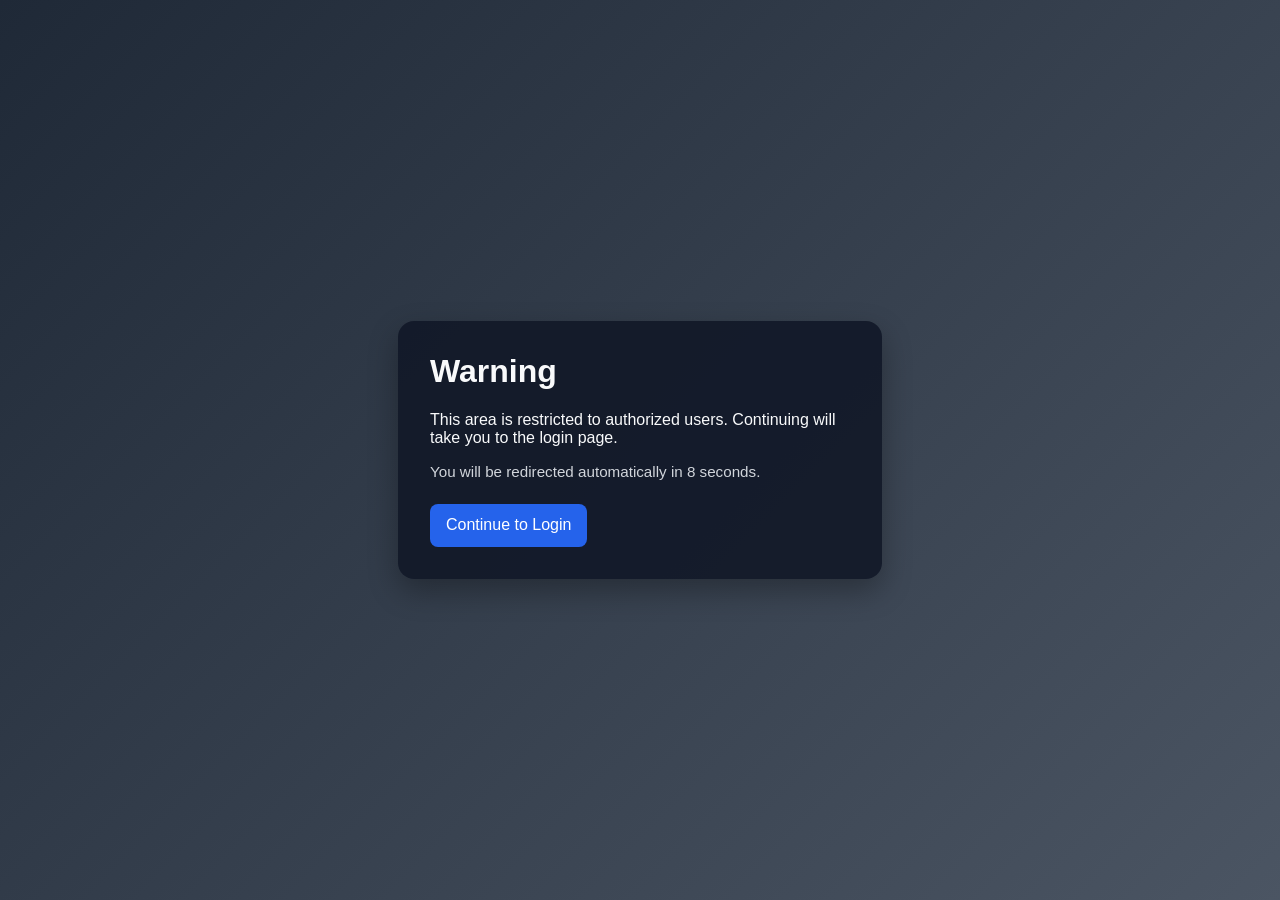
<file: index.html>
<!DOCTYPE html>
<html lang="en">
  <head>
    <meta charset="UTF-8" />
    <meta name="viewport" content="width=device-width, initial-scale=1.0" />
    <title>Warning</title>
    <link rel="stylesheet" href="styles.css" />
    <meta http-equiv="refresh" content="8;url=login.html" />
  </head>
  <body>
    <main class="card">
      <h1>Warning</h1>
      <p>
        This area is restricted to authorized users. Continuing will take you to
        the login page.
      </p>
      <p class="subtle">You will be redirected automatically in 8 seconds.</p>
      <a class="btn" href="login.html">Continue to Login</a>
    </main>
  </body>
</html>
</file>
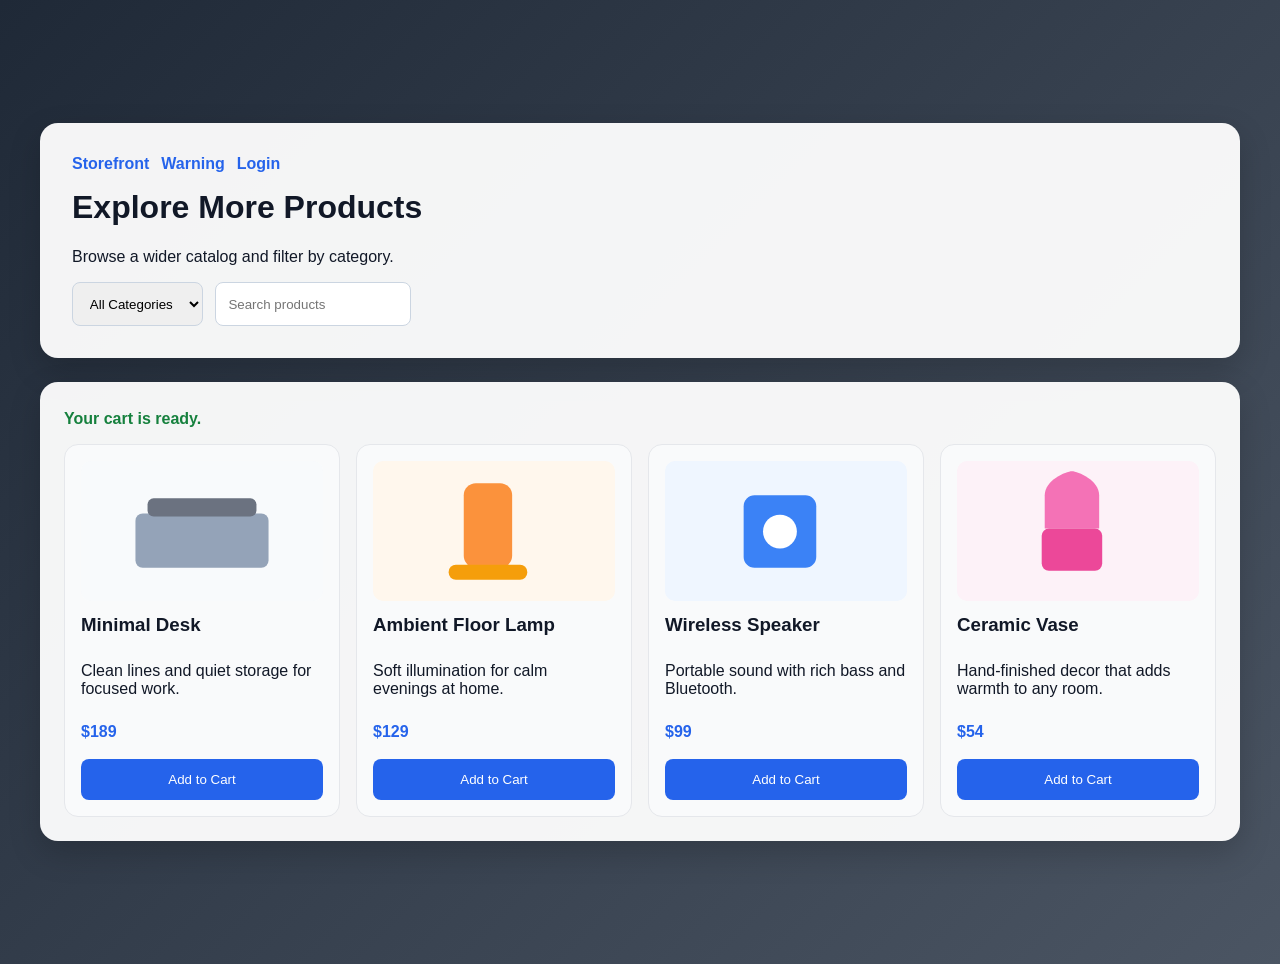
<file: catalog.html>
<!DOCTYPE html>
<html lang="en">
  <head>
    <meta charset="UTF-8" />
    <meta name="viewport" content="width=device-width, initial-scale=1.0" />
    <title>Product Catalog</title>
    <link rel="stylesheet" href="styles.css" />
    <style>
      body {
        padding: 2rem 1rem;
      }

      .catalog-shell {
        width: min(1200px, 95vw);
        margin: 0 auto;
        display: grid;
        gap: 1.5rem;
      }

      .top-card,
      .product-grid-card {
        background: rgba(255, 255, 255, 0.95);
        color: #111827;
        border-radius: 18px;
        box-shadow: 0 12px 32px rgba(0, 0, 0, 0.18);
      }

      .top-card {
        padding: 2rem;
      }

      .top-card h1 {
        margin-top: 0;
      }

      .controls {
        display: flex;
        flex-wrap: wrap;
        gap: 0.75rem;
        margin-top: 1rem;
      }

      .controls select,
      .controls input {
        padding: 0.8rem;
        border: 1px solid #cbd5e1;
        border-radius: 8px;
      }

      .product-grid-card {
        padding: 1.5rem;
      }

      .product-grid {
        display: grid;
        grid-template-columns: repeat(auto-fit, minmax(230px, 1fr));
        gap: 1rem;
      }

      .product-card {
        border: 1px solid #e5e7eb;
        border-radius: 14px;
        padding: 1rem;
        background: #f9fafb;
        display: flex;
        flex-direction: column;
        gap: 0.6rem;
      }

      .product-card img {
        width: 100%;
        height: 140px;
        object-fit: cover;
        border-radius: 10px;
      }

      .product-card h3 {
        margin: 0.2rem 0 0;
      }

      .price {
        font-weight: 700;
        color: #2563eb;
        margin: 0;
      }

      .cart-status {
        margin-top: 0.25rem;
        color: #15803d;
        font-weight: 600;
      }

      .nav-links {
        display: flex;
        gap: 0.75rem;
        flex-wrap: wrap;
        margin-bottom: 1rem;
      }

      .nav-links a {
        color: #2563eb;
        text-decoration: none;
        font-weight: 600;
      }
    </style>
  </head>
  <body>
    <div class="catalog-shell">
      <div class="top-card">
        <div class="nav-links">
          <a href="store.html">Storefront</a>
          <a href="index.html">Warning</a>
          <a href="login.html">Login</a>
        </div>
        <h1>Explore More Products</h1>
        <p>Browse a wider catalog and filter by category.</p>
        <div class="controls">
          <select id="categoryFilter">
            <option value="all">All Categories</option>
            <option value="furniture">Furniture</option>
            <option value="lighting">Lighting</option>
            <option value="tech">Tech</option>
            <option value="home">Home Decor</option>
          </select>
          <input id="searchInput" type="search" placeholder="Search products" />
        </div>
      </div>

      <section class="product-grid-card">
        <p class="cart-status" id="cartStatus">Your cart is ready.</p>
        <div class="product-grid">
          <article class="product-card" data-name="minimal desk" data-category="furniture" data-price="189">
            <img src="data:image/svg+xml,%3Csvg xmlns='http://www.w3.org/2000/svg' width='400' height='300'%3E%3Crect width='100%25' height='100%25' fill='%23f8fafc'/%3E%3Crect x='90' y='120' width='220' height='90' rx='12' fill='%2394a3b8'/%3E%3Crect x='110' y='95' width='180' height='30' rx='10' fill='%236b7280'/%3E%3C/svg%3E" alt="Minimal Desk" />
            <h3>Minimal Desk</h3>
            <p>Clean lines and quiet storage for focused work.</p>
            <p class="price">$189</p>
            <button class="btn add-to-cart" type="button">Add to Cart</button>
          </article>

          <article class="product-card" data-name="ambient floor lamp" data-category="lighting" data-price="129">
            <img src="data:image/svg+xml,%3Csvg xmlns='http://www.w3.org/2000/svg' width='400' height='300'%3E%3Crect width='100%25' height='100%25' fill='%23fff7ed'/%3E%3Crect x='150' y='70' width='80' height='140' rx='20' fill='%23fb923c'/%3E%3Crect x='125' y='205' width='130' height='25' rx='12' fill='%23f59e0b'/%3E%3C/svg%3E" alt="Ambient Floor Lamp" />
            <h3>Ambient Floor Lamp</h3>
            <p>Soft illumination for calm evenings at home.</p>
            <p class="price">$129</p>
            <button class="btn add-to-cart" type="button">Add to Cart</button>
          </article>

          <article class="product-card" data-name="wireless speaker" data-category="tech" data-price="99">
            <img src="data:image/svg+xml,%3Csvg xmlns='http://www.w3.org/2000/svg' width='400' height='300'%3E%3Crect width='100%25' height='100%25' fill='%23eff6ff'/%3E%3Crect x='130' y='90' width='120' height='120' rx='18' fill='%233b82f6'/%3E%3Ccircle cx='190' cy='150' r='28' fill='%23ffffff'/%3E%3C/svg%3E" alt="Wireless Speaker" />
            <h3>Wireless Speaker</h3>
            <p>Portable sound with rich bass and Bluetooth.</p>
            <p class="price">$99</p>
            <button class="btn add-to-cart" type="button">Add to Cart</button>
          </article>

          <article class="product-card" data-name="ceramic vase" data-category="home" data-price="54">
            <img src="data:image/svg+xml,%3Csvg xmlns='http://www.w3.org/2000/svg' width='400' height='300'%3E%3Crect width='100%25' height='100%25' fill='%23fdf2f8'/%3E%3Cpath d='M145 90c0-25 35-40 45-40s45 15 45 40v55h-90z' fill='%23f472b6'/%3E%3Crect x='140' y='145' width='100' height='70' rx='12' fill='%23ec4899'/%3E%3C/svg%3E" alt="Ceramic Vase" />
            <h3>Ceramic Vase</h3>
            <p>Hand-finished decor that adds warmth to any room.</p>
            <p class="price">$54</p>
            <button class="btn add-to-cart" type="button">Add to Cart</button>
          </article>
        </div>
      </section>
    </div>

    <script>
      const categoryFilter = document.getElementById('categoryFilter');
      const searchInput = document.getElementById('searchInput');
      const cartStatus = document.getElementById('cartStatus');
      const cards = Array.from(document.querySelectorAll('.product-card'));

      function filterProducts() {
        const category = categoryFilter.value;
        const query = searchInput.value.toLowerCase();

        cards.forEach((card) => {
          const matchesCategory = category === 'all' || card.dataset.category === category;
          const text = `${card.dataset.name} ${card.dataset.category}`.toLowerCase();
          const matchesSearch = text.includes(query);
          card.style.display = matchesCategory && matchesSearch ? 'flex' : 'none';
        });
      }

      document.querySelectorAll('.add-to-cart').forEach((button) => {
        button.addEventListener('click', () => {
          const card = button.closest('.product-card');
          const name = card.dataset.name;
          cartStatus.textContent = `${name} added to your cart.`;
        });
      });

      categoryFilter.addEventListener('change', filterProducts);
      searchInput.addEventListener('input', filterProducts);
    </script>
  </body>
</html>
</file>
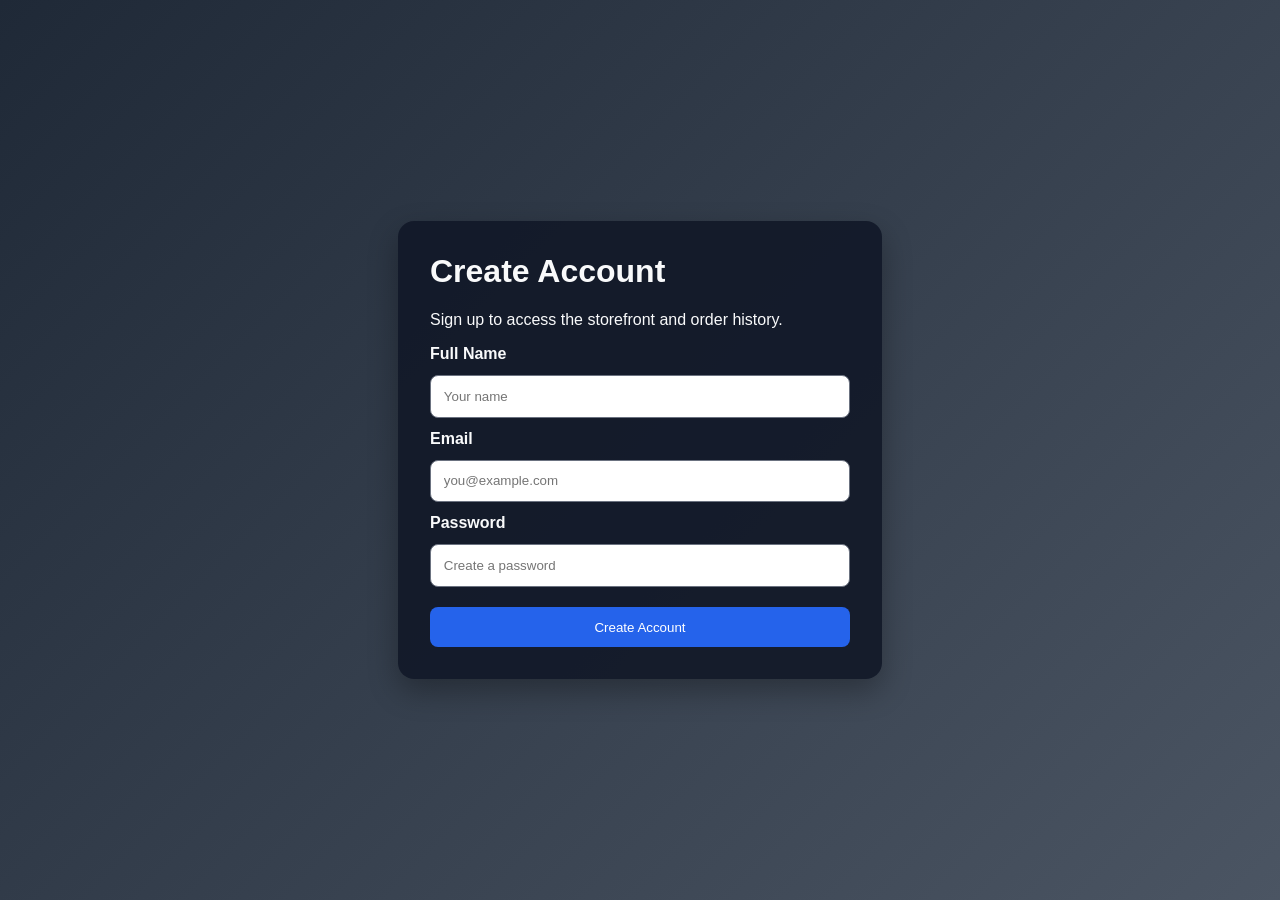
<file: create-account.html>
<!DOCTYPE html>
<html lang="en">
  <head>
    <meta charset="UTF-8" />
    <meta name="viewport" content="width=device-width, initial-scale=1.0" />
    <title>Create Account</title>
    <link rel="stylesheet" href="styles.css" />
  </head>
  <body>
    <main class="card">
      <h1>Create Account</h1>
      <p>Sign up to access the storefront and order history.</p>
      <form id="createAccountForm">
        <label for="name">Full Name</label>
        <input id="name" type="text" placeholder="Your name" required />

        <label for="email">Email</label>
        <input id="email" type="email" placeholder="you@example.com" required />

        <label for="password">Password</label>
        <input id="password" type="password" placeholder="Create a password" required />

        <button class="btn" type="submit">Create Account</button>
      </form>

      <script>
        const form = document.getElementById('createAccountForm');
        const nameInput = document.getElementById('name');
        const emailInput = document.getElementById('email');
        const passwordInput = document.getElementById('password');

        form.addEventListener('submit', (event) => {
          event.preventDefault();

          const isValid = nameInput.value.trim() && emailInput.value.trim() && passwordInput.value.trim();
          if (!isValid) {
            return;
          }

          window.location.href = 'login.html';
        });
      </script>
    </main>
  </body>
</html>
</file>
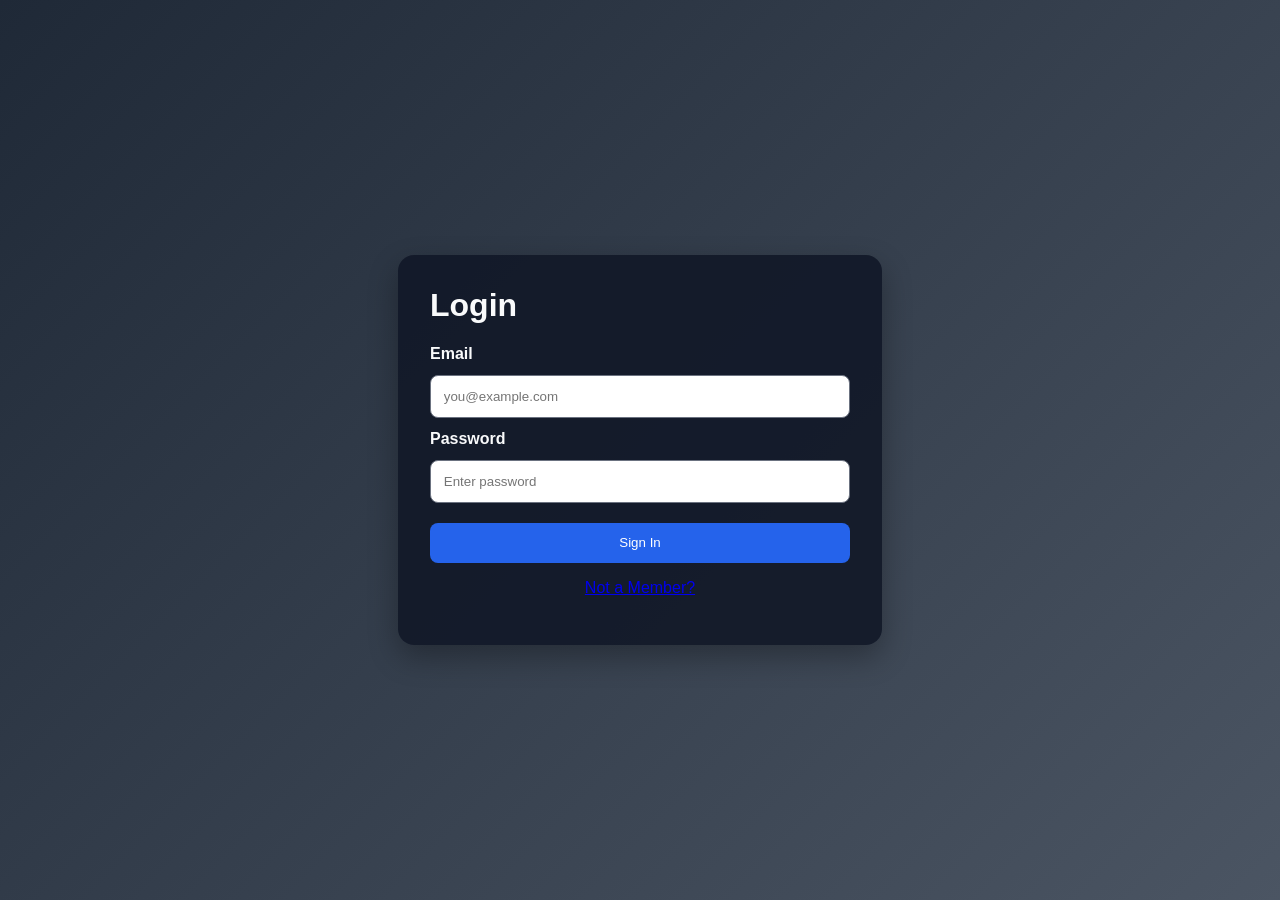
<file: login.html>
<!DOCTYPE html>
<html lang="en">
  <head>
    <meta charset="UTF-8" />
    <meta name="viewport" content="width=device-width, initial-scale=1.0" />
    <title>Login</title>
    <link rel="stylesheet" href="styles.css" />
  </head>
  <body>
    <main class="card">
      <h1>Login</h1>
      <form>
        <label for="email">Email</label>
        <input id="email" type="email" placeholder="you@example.com" />

        <label for="password">Password</label>
        <input id="password" type="password" placeholder="Enter password" />

        <button class="btn" type="submit">Sign In</button>
      </form>
      <p style="margin-top: 1rem; text-align: center;">
        <a href="create-account.html">Not a Member?</a>
      </p>
    </main>
  </body>
</html>
</file>
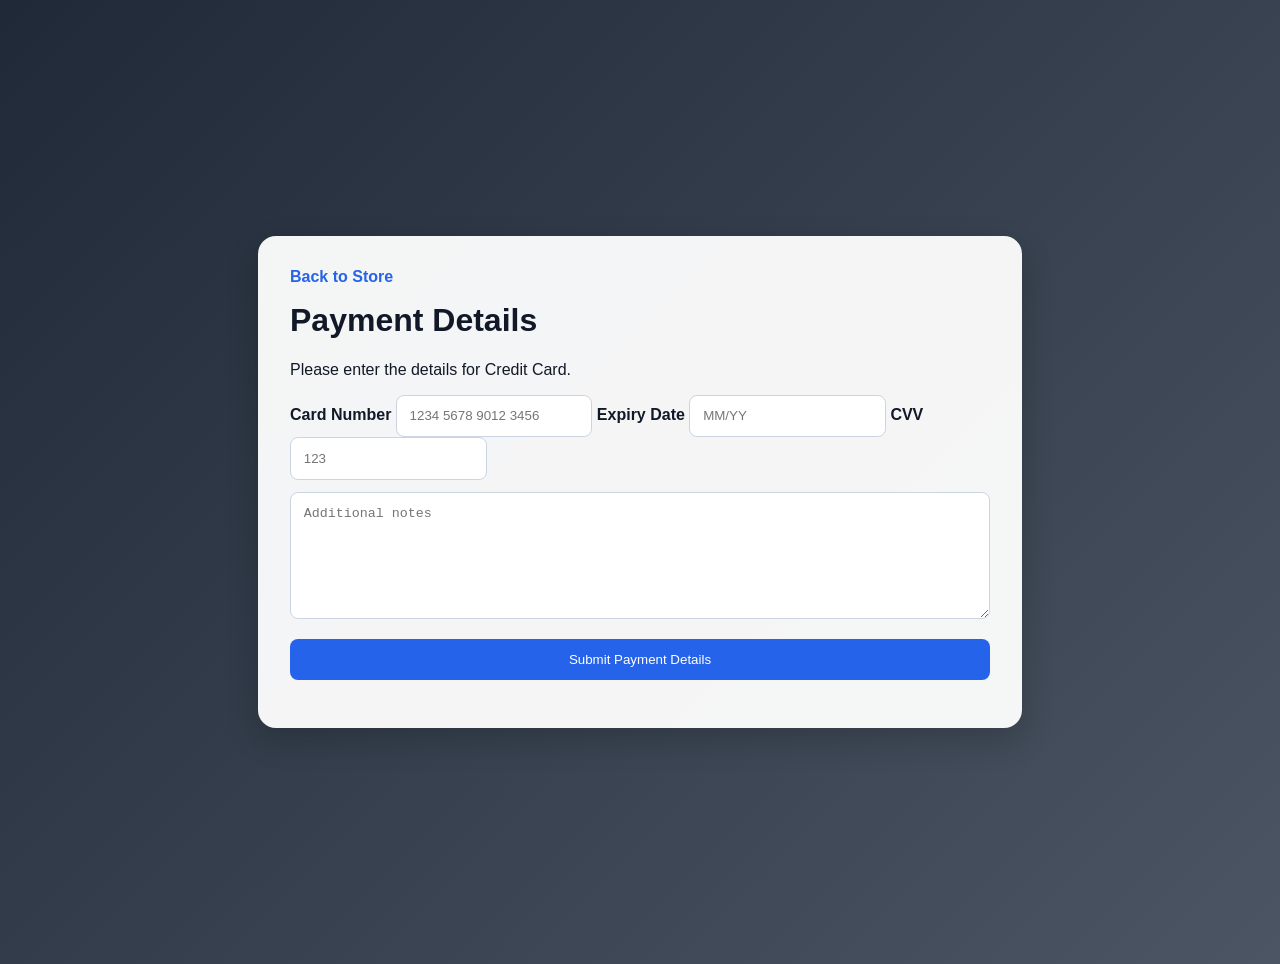
<file: payment-details.html>
<!DOCTYPE html>
<html lang="en">
  <head>
    <meta charset="UTF-8" />
    <meta name="viewport" content="width=device-width, initial-scale=1.0" />
    <title>Payment Details</title>
    <link rel="stylesheet" href="styles.css" />
    <style>
      body {
        padding: 2rem 1rem;
      }

      .details-shell {
        width: min(700px, 95vw);
        margin: 0 auto;
        background: rgba(255, 255, 255, 0.95);
        color: #111827;
        border-radius: 18px;
        box-shadow: 0 12px 32px rgba(0, 0, 0, 0.18);
        padding: 2rem;
      }

      .details-form {
        display: grid;
        gap: 0.75rem;
        margin-top: 1rem;
      }

      .details-form input,
      .details-form textarea {
        padding: 0.8rem;
        border: 1px solid #cbd5e1;
        border-radius: 8px;
      }

      .details-form textarea {
        min-height: 100px;
        resize: vertical;
      }

      .nav-links {
        display: flex;
        gap: 0.75rem;
        flex-wrap: wrap;
        margin-bottom: 1rem;
      }

      .nav-links a {
        color: #2563eb;
        text-decoration: none;
        font-weight: 600;
      }

      .status {
        margin-top: 0.75rem;
        color: #15803d;
        font-weight: 600;
      }
    </style>
  </head>
  <body>
    <div class="details-shell">
      <div class="nav-links">
        <a href="store.html">Back to Store</a>
      </div>
      <h1>Payment Details</h1>
      <p id="paymentHeading">Please enter the details for your selected payment method.</p>

      <form class="details-form" id="paymentDetailsForm">
        <div id="dynamicFields"></div>
        <textarea placeholder="Additional notes"></textarea>
        <button class="btn" type="submit">Submit Payment Details</button>
      </form>
      <p class="status" id="detailsStatus"></p>
    </div>

    <script>
      const params = new URLSearchParams(window.location.search);
      const paymentMethod = params.get('payment') || 'Credit Card';
      const heading = document.getElementById('paymentHeading');
      const dynamicFields = document.getElementById('dynamicFields');
      const form = document.getElementById('paymentDetailsForm');
      const status = document.getElementById('detailsStatus');

      const fieldMap = {
        'Credit Card': [
          { label: 'Card Number', type: 'text', placeholder: '1234 5678 9012 3456' },
          { label: 'Expiry Date', type: 'text', placeholder: 'MM/YY' },
          { label: 'CVV', type: 'text', placeholder: '123' }
        ],
        'PayPal': [
          { label: 'PayPal Email', type: 'email', placeholder: 'you@example.com' }
        ],
        'Bank Transfer': [
          { label: 'Bank Name', type: 'text', placeholder: 'Example Bank' },
          { label: 'Account Holder', type: 'text', placeholder: 'Your Name' },
          { label: 'Reference Number', type: 'text', placeholder: 'Ref-001' }
        ]
      };

      heading.textContent = `Please enter the details for ${paymentMethod}.`;

      const fields = fieldMap[paymentMethod] || fieldMap['Credit Card'];
      dynamicFields.innerHTML = fields.map((field) => `
        <label>
          ${field.label}
          <input type="${field.type}" placeholder="${field.placeholder}" required />
        </label>
      `).join('');

      form.addEventListener('submit', (event) => {
        event.preventDefault();
        status.textContent = `Payment details submitted for ${paymentMethod}.`;
      });
    </script>
  </body>
</html>
</file>
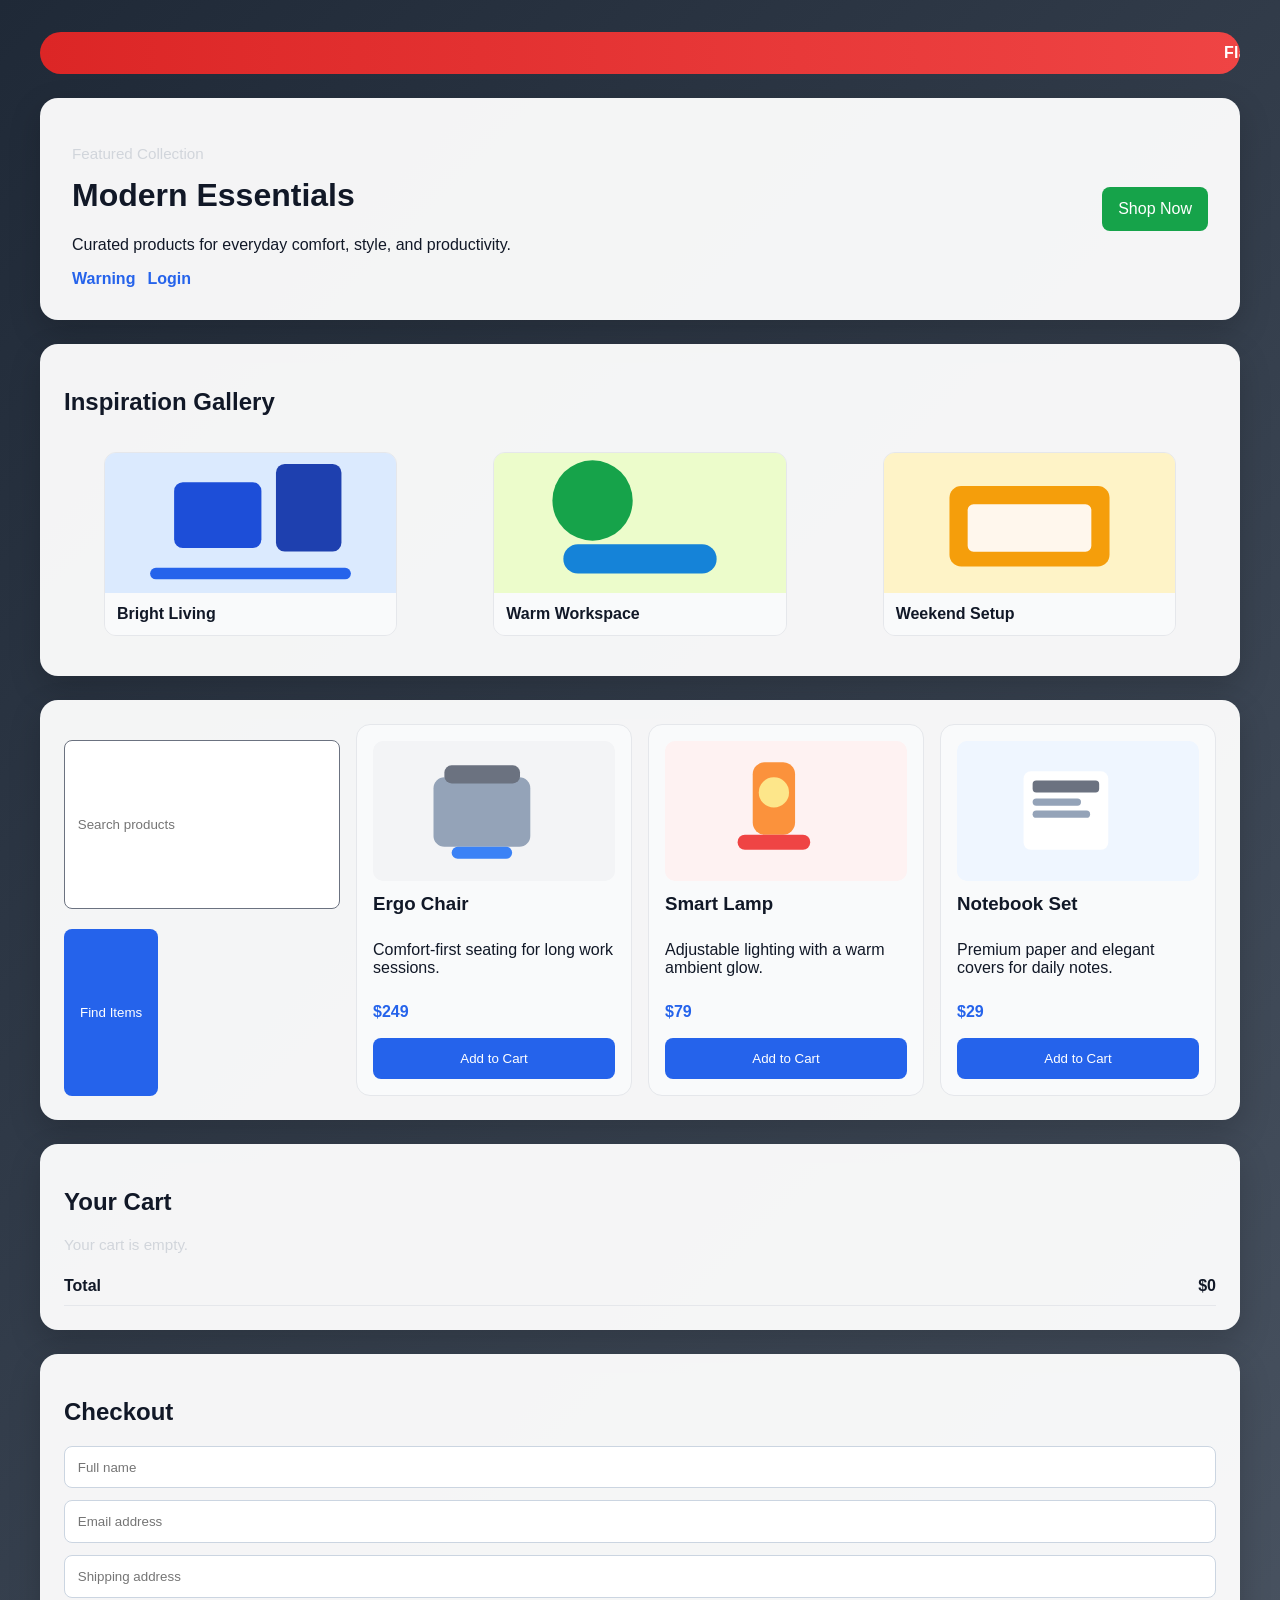
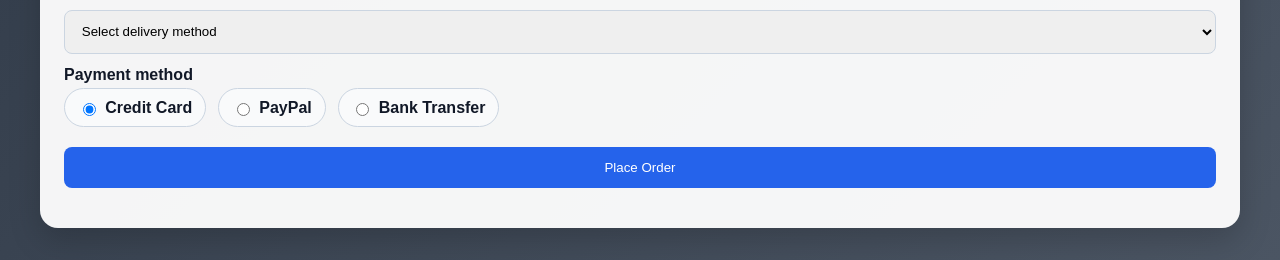
<file: store.html>
<!DOCTYPE html>
<html lang="en">
  <head>
    <meta charset="UTF-8" />
    <meta name="viewport" content="width=device-width, initial-scale=1.0" />
    <title>Online Storefront</title>
    <link rel="stylesheet" href="styles.css" />
    <style>
      body {
        padding: 2rem 1rem;
      }

      .store-shell {
        width: min(1200px, 95vw);
        margin: 0 auto;
        display: grid;
        gap: 1.5rem;
      }

      .hero,
      .gallery-card,
      .product-grid,
      .cart-card,
      .checkout-card {
        background: rgba(255, 255, 255, 0.95);
        color: #111827;
        border-radius: 18px;
        box-shadow: 0 12px 32px rgba(0, 0, 0, 0.18);
      }

      .hero {
        padding: 2rem;
        display: flex;
        justify-content: space-between;
        align-items: center;
        gap: 1rem;
        flex-wrap: wrap;
      }

      .promo-bar {
        overflow: hidden;
        background: linear-gradient(90deg, #dc2626, #ef4444);
        color: #fff;
        padding: 0.75rem 1rem;
        border-radius: 999px;
        font-weight: 700;
        letter-spacing: 0.02em;
      }

      .promo-track {
        display: inline-block;
        white-space: nowrap;
        animation: scroll-left 12s linear infinite;
        padding-left: 100%;
      }

      @keyframes scroll-left {
        0% {
          transform: translateX(0);
        }
        100% {
          transform: translateX(-100%);
        }
      }

      .hero .btn {
        background: #16a34a;
        margin-top: 0;
      }

      .hero .btn:hover {
        background: #15803d;
      }

      .search-row {
        display: flex;
        gap: 0.75rem;
        flex-wrap: wrap;
        margin-top: 1rem;
      }

      .search-row input {
        flex: 1;
        min-width: 220px;
      }

      .gallery-card {
        padding: 1.5rem;
      }

      .gallery-grid {
        display: grid;
        grid-template-columns: repeat(auto-fit, minmax(180px, 1fr));
        gap: 1rem;
        margin-top: 1rem;
      }

      .gallery-item {
        border-radius: 12px;
        overflow: hidden;
        border: 1px solid #e5e7eb;
      }

      .gallery-item img {
        display: block;
        width: 100%;
        height: 140px;
        object-fit: cover;
      }

      .gallery-item figcaption {
        padding: 0.75rem;
        background: #f9fafb;
        font-weight: 600;
      }

      .product-grid {
        padding: 1.5rem;
        display: grid;
        grid-template-columns: repeat(auto-fit, minmax(230px, 1fr));
        gap: 1rem;
      }

      .product-card {
        border: 1px solid #e5e7eb;
        border-radius: 14px;
        padding: 1rem;
        background: #f9fafb;
        display: flex;
        flex-direction: column;
        gap: 0.6rem;
      }

      .product-card img {
        width: 100%;
        height: 140px;
        object-fit: cover;
        border-radius: 10px;
      }

      .product-card h3 {
        margin: 0.2rem 0 0;
      }

      .price {
        font-weight: 700;
        color: #2563eb;
        margin: 0;
      }

      .cart-card,
      .checkout-card {
        padding: 1.5rem;
      }

      .cart-item {
        display: flex;
        justify-content: space-between;
        padding: 0.6rem 0;
        border-bottom: 1px solid #e5e7eb;
      }

      .checkout-form {
        display: grid;
        gap: 0.75rem;
        margin-top: 1rem;
      }

      .checkout-form input,
      .checkout-form select {
        padding: 0.8rem;
        border: 1px solid #cbd5e1;
        border-radius: 8px;
      }

      .payment-options {
        display: flex;
        flex-wrap: wrap;
        gap: 0.75rem;
        margin-top: 0.25rem;
      }

      .payment-options label {
        display: flex;
        align-items: center;
        gap: 0.4rem;
        padding: 0.6rem 0.8rem;
        border: 1px solid #cbd5e1;
        border-radius: 999px;
        background: #f9fafb;
        cursor: pointer;
      }

      .nav-links {
        display: flex;
        gap: 0.75rem;
        flex-wrap: wrap;
      }

      .nav-links a {
        color: #2563eb;
        text-decoration: none;
        font-weight: 600;
      }

      .status {
        margin-top: 0.75rem;
        color: #15803d;
        font-weight: 600;
      }
    </style>
  </head>
  <body>
    <div class="store-shell">
      <div class="promo-bar" aria-label="Sales announcements">
        <div class="promo-track" id="promoTrack">Flash Sale: Save 20% on select furniture • Free shipping over $150 • Weekend deal: 15% off lighting • Limited-time offer: Buy 2, get 1 free on notebooks</div>
      </div>

      <header class="hero">
        <div>
          <p class="subtle">Featured Collection</p>
          <h1>Modern Essentials</h1>
          <p>Curated products for everyday comfort, style, and productivity.</p>
          <div class="nav-links">
            <a href="index.html">Warning</a>
            <a href="login.html">Login</a>
          </div>
        </div>
        <a class="btn" href="#products">Shop Now</a>
      </header>

      <section class="gallery-card">
        <h2>Inspiration Gallery</h2>
        <div class="gallery-grid">
          <figure class="gallery-item">
            <img src="data:image/svg+xml,%3Csvg xmlns='http://www.w3.org/2000/svg' width='400' height='300'%3E%3Crect width='100%25' height='100%25' fill='%23dbeafe'/%3E%3Cpath d='M70 220h260' stroke='%232563eb' stroke-width='16' stroke-linecap='round'/%3E%3Crect x='95' y='95' width='120' height='90' rx='12' fill='%231d4ed8'/%3E%3Crect x='235' y='70' width='90' height='120' rx='12' fill='%231e40af'/%3E%3C/svg%3E" alt="Bright interior" />
            <figcaption>Bright Living</figcaption>
          </figure>
          <figure class="gallery-item">
            <img src="data:image/svg+xml,%3Csvg xmlns='http://www.w3.org/2000/svg' width='400' height='300'%3E%3Crect width='100%25' height='100%25' fill='%23ecfccb'/%3E%3Ccircle cx='135' cy='120' r='55' fill='%2316a34a'/%3E%3Crect x='95' y='180' width='210' height='40' rx='20' fill='%231583d8'/%3E%3C/svg%3E" alt="Warm workspace" />
            <figcaption>Warm Workspace</figcaption>
          </figure>
          <figure class="gallery-item">
            <img src="data:image/svg+xml,%3Csvg xmlns='http://www.w3.org/2000/svg' width='400' height='300'%3E%3Crect width='100%25' height='100%25' fill='%23fef3c7'/%3E%3Crect x='90' y='100' width='220' height='110' rx='16' fill='%23f59e0b'/%3E%3Crect x='115' y='125' width='170' height='65' rx='8' fill='%23fff7ed'/%3E%3C/svg%3E" alt="Weekend setup" />
            <figcaption>Weekend Setup</figcaption>
          </figure>
        </div>
      </section>

      <section id="products" class="product-grid">
        <div class="search-row">
          <input id="searchInput" type="search" placeholder="Search products" />
          <button class="btn" type="button">Find Items</button>
        </div>
        <article class="product-card" data-name="ergo chair" data-category="furniture">
          <img src="data:image/svg+xml,%3Csvg xmlns='http://www.w3.org/2000/svg' width='400' height='300'%3E%3Crect width='100%25' height='100%25' fill='%23f3f4f6'/%3E%3Crect x='100' y='95' width='160' height='115' rx='18' fill='%2394a3b8'/%3E%3Crect x='118' y='75' width='125' height='30' rx='12' fill='%236b7280'/%3E%3Crect x='130' y='210' width='100' height='20' rx='10' fill='%233b82f6'/%3E%3C/svg%3E" alt="Ergo Chair" />
          <h3>Ergo Chair</h3>
          <p>Comfort-first seating for long work sessions.</p>
          <p class="price">$249</p>
          <button class="btn add-to-cart" type="button">Add to Cart</button>
        </article>

        <article class="product-card" data-name="smart lamp" data-category="lighting">
          <img src="data:image/svg+xml,%3Csvg xmlns='http://www.w3.org/2000/svg' width='400' height='300'%3E%3Crect width='100%25' height='100%25' fill='%23fef2f2'/%3E%3Crect x='145' y='70' width='70' height='120' rx='20' fill='%23fb923c'/%3E%3Crect x='120' y='190' width='120' height='25' rx='12' fill='%23ef4444'/%3E%3Ccircle cx='180' cy='120' r='25' fill='%23fde68a'/%3E%3C/svg%3E" alt="Smart Lamp" />
          <h3>Smart Lamp</h3>
          <p>Adjustable lighting with a warm ambient glow.</p>
          <p class="price">$79</p>
          <button class="btn add-to-cart" type="button">Add to Cart</button>
        </article>

        <article class="product-card" data-name="notebook set" data-category="stationery">
          <img src="data:image/svg+xml,%3Csvg xmlns='http://www.w3.org/2000/svg' width='400' height='300'%3E%3Crect width='100%25' height='100%25' fill='%23eff6ff'/%3E%3Crect x='110' y='85' width='140' height='130' rx='12' fill='%23ffffff'/%3E%3Crect x='125' y='100' width='110' height='20' rx='6' fill='%236b7280'/%3E%3Crect x='125' y='130' width='80' height='12' rx='6' fill='%2394a3b8'/%3E%3Crect x='125' y='150' width='95' height='12' rx='6' fill='%2394a3b8'/%3E%3C/svg%3E" alt="Notebook Set" />
          <h3>Notebook Set</h3>
          <p>Premium paper and elegant covers for daily notes.</p>
          <p class="price">$29</p>
          <button class="btn add-to-cart" type="button">Add to Cart</button>
        </article>
      </section>

      <section class="cart-card">
        <h2>Your Cart</h2>
        <div id="cartItems"></div>
        <div class="cart-item"><strong>Total</strong><strong id="cartTotal">$0</strong></div>
      </section>

      <section class="checkout-card">
        <h2>Checkout</h2>
        <form class="checkout-form" id="checkoutForm">
          <input type="text" placeholder="Full name" required />
          <input type="email" placeholder="Email address" required />
          <input type="text" placeholder="Shipping address" required />
          <select required>
            <option value="">Select delivery method</option>
            <option>Standard</option>
            <option>Express</option>
          </select>
          <div>
            <label for="paymentMethod">Payment method</label>
            <div class="payment-options" id="paymentMethod">
              <label><input type="radio" name="payment" value="Credit Card" checked /> Credit Card</label>
              <label><input type="radio" name="payment" value="PayPal" /> PayPal</label>
              <label><input type="radio" name="payment" value="Bank Transfer" /> Bank Transfer</label>
            </div>
          </div>
          <button class="btn" type="submit">Place Order</button>
        </form>
        <p class="status" id="checkoutStatus"></p>
      </section>
    </div>

    <script>
      const cartItemsContainer = document.getElementById('cartItems');
      const cartTotal = document.getElementById('cartTotal');
      const checkoutForm = document.getElementById('checkoutForm');
      const checkoutStatus = document.getElementById('checkoutStatus');
      const searchInput = document.getElementById('searchInput');
      const promoTrack = document.getElementById('promoTrack');
      const productCards = Array.from(document.querySelectorAll('.product-card'));
      const cart = [];
      const salesMessages = [
        'Flash Sale: Save 20% on select furniture',
        'Free shipping over $150 this weekend',
        '15% off lighting for a limited time',
        'Buy 2, get 1 free on notebooks'
      ];
      let promoIndex = 0;

      function rotatePromoMessage() {
        promoTrack.textContent = salesMessages[promoIndex];
        promoIndex = (promoIndex + 1) % salesMessages.length;
      }

      rotatePromoMessage();
      setInterval(rotatePromoMessage, 3000);

      function formatPrice(value) {
        return `$${value.toFixed(0)}`;
      }

      function renderCart() {
        if (cart.length === 0) {
          cartItemsContainer.innerHTML = '<p class="subtle">Your cart is empty.</p>';
          cartTotal.textContent = '$0';
          return;
        }

        const itemMarkup = cart.map((item) => `
          <div class="cart-item">
            <span>${item.name}</span>
            <span>${formatPrice(item.price)}</span>
          </div>
        `).join('');

        cartItemsContainer.innerHTML = itemMarkup;
        const total = cart.reduce((sum, item) => sum + item.price, 0);
        cartTotal.textContent = formatPrice(total);
      }

      document.querySelectorAll('.add-to-cart').forEach((button) => {
        button.addEventListener('click', () => {
          const card = button.closest('.product-card');
          const name = card.dataset.name;
          const price = Number(card.querySelector('.price').textContent.replace(/[^\d]/g, ''));
          cart.push({ name, price });
          renderCart();
          checkoutStatus.textContent = `${name} added to your cart.`;
        });
      });

      searchInput.addEventListener('input', (event) => {
        const query = event.target.value.toLowerCase();
        productCards.forEach((card) => {
          const text = `${card.dataset.name} ${card.dataset.category}`.toLowerCase();
          card.style.display = text.includes(query) ? 'flex' : 'none';
        });
      });

      checkoutForm.addEventListener('submit', (event) => {
        event.preventDefault();
        if (cart.length === 0) {
          checkoutStatus.textContent = 'Add at least one item before checking out.';
          return;
        }

        const selectedPayment = checkoutForm.querySelector('input[name="payment"]:checked')?.value || 'Not selected';
        window.location.href = `payment-details.html?payment=${encodeURIComponent(selectedPayment)}`;
      });

      renderCart();
    </script>
  </body>
</html>
</file>
<file: styles.css>
:root {
  color-scheme: light dark;
  font-family: Arial, sans-serif;
}

body {
  margin: 0;
  min-height: 100vh;
  display: grid;
  place-items: center;
  background: linear-gradient(135deg, #1f2937, #4b5563);
  color: #f9fafb;
}

.card {
  width: min(90vw, 420px);
  padding: 2rem;
  border-radius: 16px;
  background: rgba(17, 24, 39, 0.9);
  box-shadow: 0 12px 30px rgba(0, 0, 0, 0.3);
}

h1 {
  margin-top: 0;
}

.subtle {
  color: #d1d5db;
  font-size: 0.95rem;
}

form {
  display: flex;
  flex-direction: column;
  gap: 0.75rem;
}

label {
  font-weight: 600;
}

input {
  padding: 0.8rem;
  border: 1px solid #6b7280;
  border-radius: 8px;
}

.btn {
  display: inline-block;
  margin-top: 0.5rem;
  padding: 0.8rem 1rem;
  background: #2563eb;
  color: #fff;
  text-decoration: none;
  text-align: center;
  border: none;
  border-radius: 8px;
  cursor: pointer;
}

.btn:hover {
  background: #1d4ed8;
}
</file>
